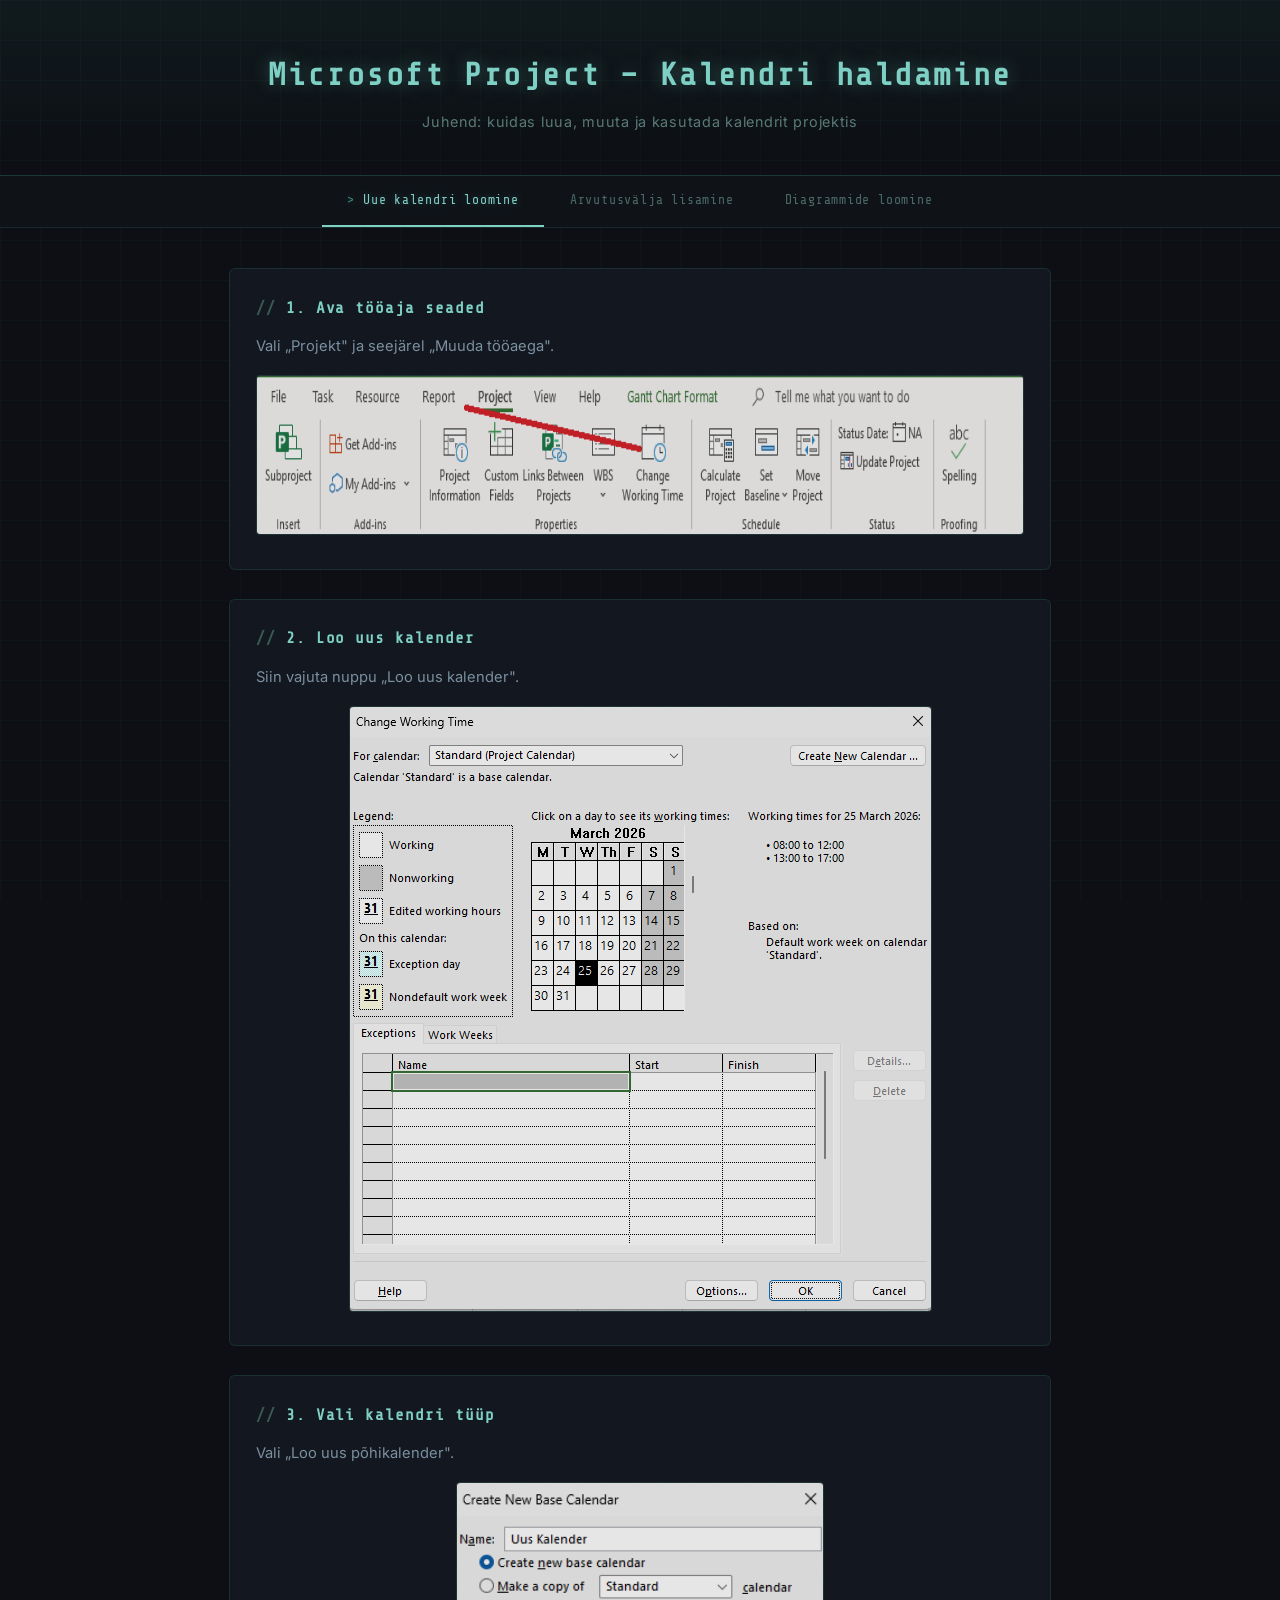
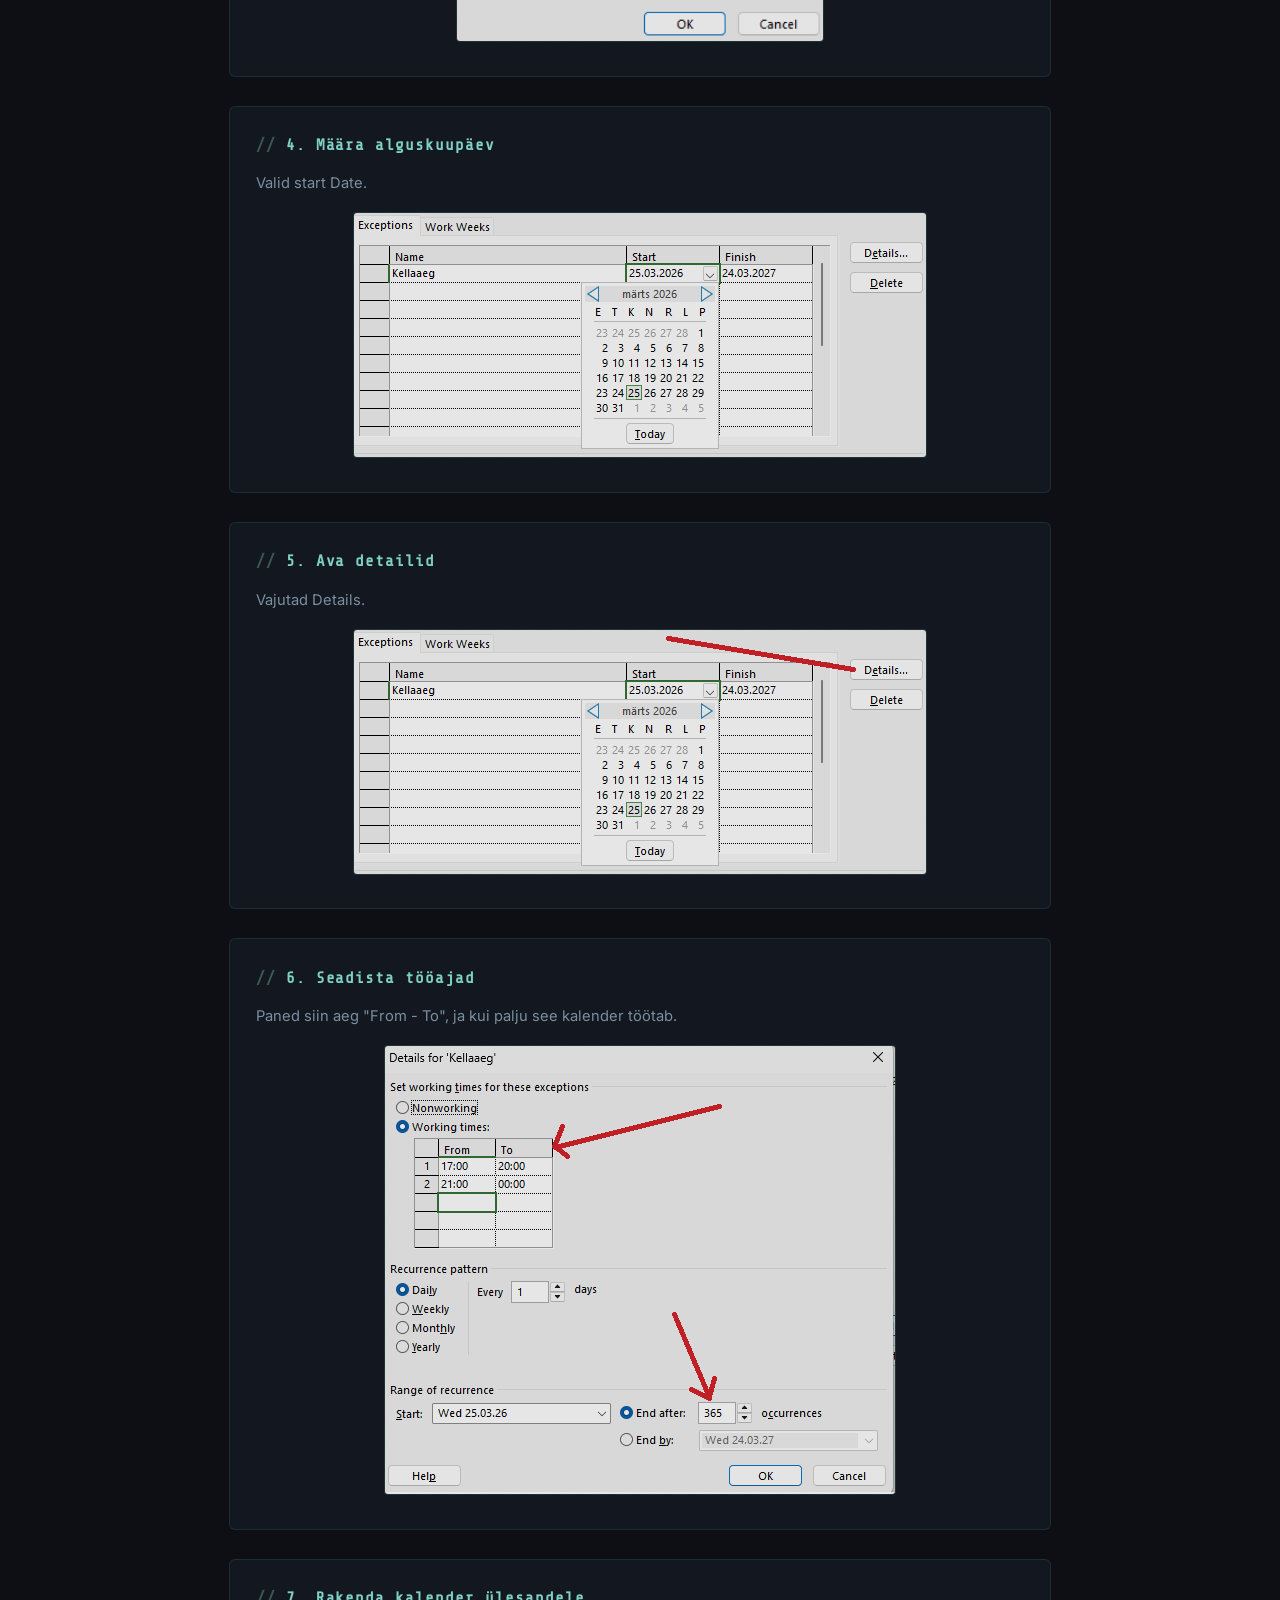
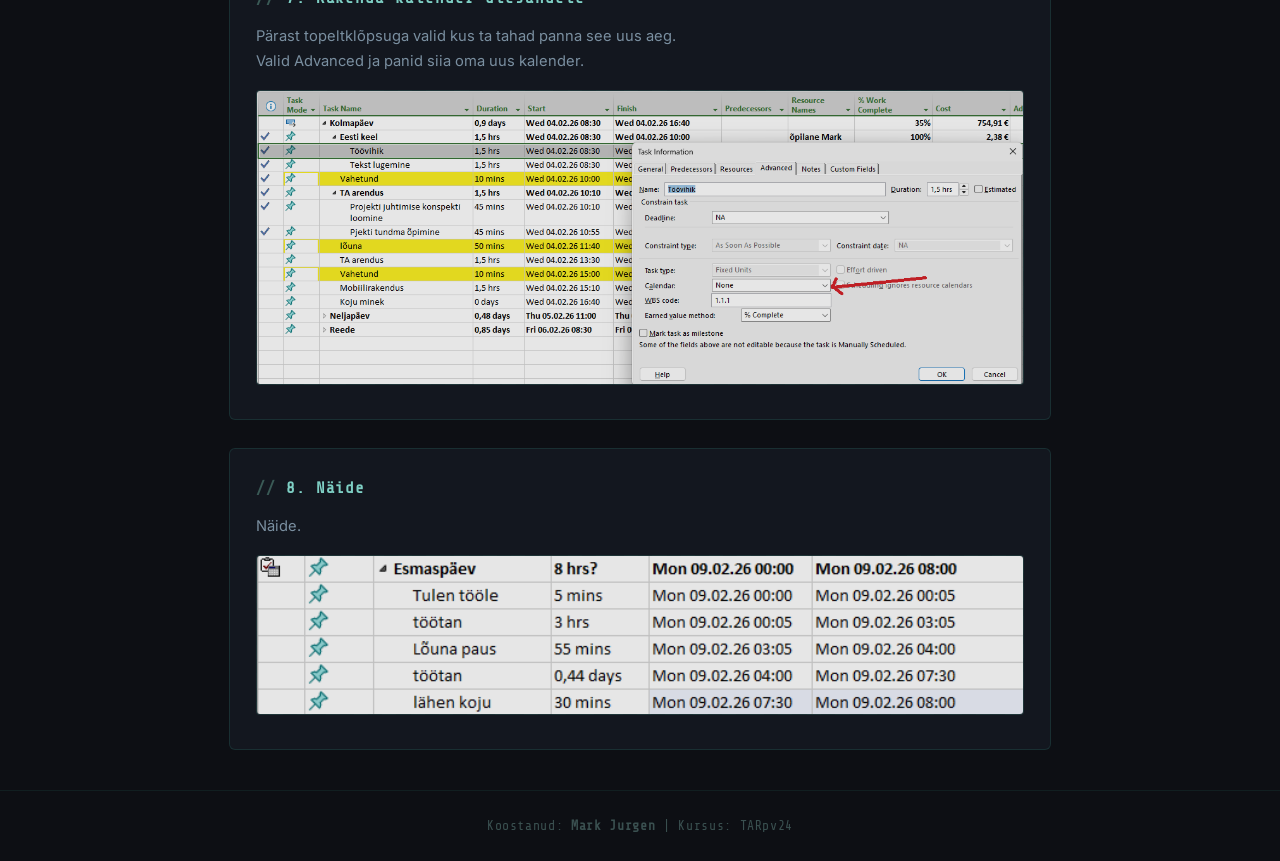
<file: index.html>
<!DOCTYPE html>
<html lang="et">
<head>
  <meta charset="UTF-8" />
  <meta name="viewport" content="width=device-width, initial-scale=1.0" />
  <title>Microsoft Project – Kalendri haldamine</title>
  <link rel="stylesheet" href="style.css" />
</head>
<body>
  <header>
    <h1>Microsoft Project – Kalendri haldamine</h1>
    <p>Juhend: kuidas luua, muuta ja kasutada kalendrit projektis</p>
  </header>

  <nav>
    <ul>
      <li><a href="index.html" class="active">Uue kalendri loomine</a></li>
      <li><a href="valem.html">Arvutusvälja lisamine</a></li>
      <li><a href="diagramm.html">Diagrammide loomine</a></li>
    </ul>
  </nav>

  <main>
    <section>
      <h2>1. Ava tööaja seaded</h2>
      <p>Vali „Projekt" ja seejärel „Muuda tööaega".</p>
      <figure>
        <img src="kalender/1.png" alt="Pilt 1" />
      </figure>
    </section>
    <section>
      <h2>2. Loo uus kalender</h2>
      <p>Siin vajuta nuppu „Loo uus kalender".</p>
      <figure>
        <img src="kalender/2.png" alt="Pilt 2" />
      </figure>
    </section>
    <section>
      <h2>3. Vali kalendri tüüp</h2>
      <p>Vali „Loo uus põhikalender".</p>
      <figure>
        <img src="kalender/3.png" alt="Pilt 3" />
      </figure>
    </section>
    <section>
      <h2>4. Määra alguskuupäev</h2>
      <p>Valid start Date.</p>
      <figure>
        <img src="kalender/4.png" alt="Pilt 4" />
      </figure>
    </section>
    <section>
      <h2>5. Ava detailid</h2>
      <p>Vajutad Details.</p>
      <figure>
        <img src="kalender/5.png" alt="Pilt 5" />
      </figure>
    </section>
    <section>
      <h2>6. Seadista tööajad</h2>
      <p>Paned siin aeg "From - To", ja kui palju see kalender töötab.</p>
      <figure>
        <img src="kalender/6.png" alt="Pilt 6" />
      </figure>
    </section>
    <section>
      <h2>7. Rakenda kalender ülesandele</h2>
      <p>Pärast topeltklõpsuga valid kus ta tahad panna see uus aeg.<br>
        Valid Advanced ja panid siia oma uus kalender.</p>
      <figure>
        <img src="kalender/7.png" alt="Pilt 7" />
      </figure>
    </section>
    <section>
      <h2>8. Näide</h2>
      <p>Näide.</p>
      <figure>
        <img src="kalender/8.png" alt="Pilt 8" />
      </figure>
    </section>
  </main>

  <footer>
    <p>Koostanud: <strong>Mark Jurgen</strong> | Kursus: TARpv24</p>
  </footer>
</body>
</html>
</file>
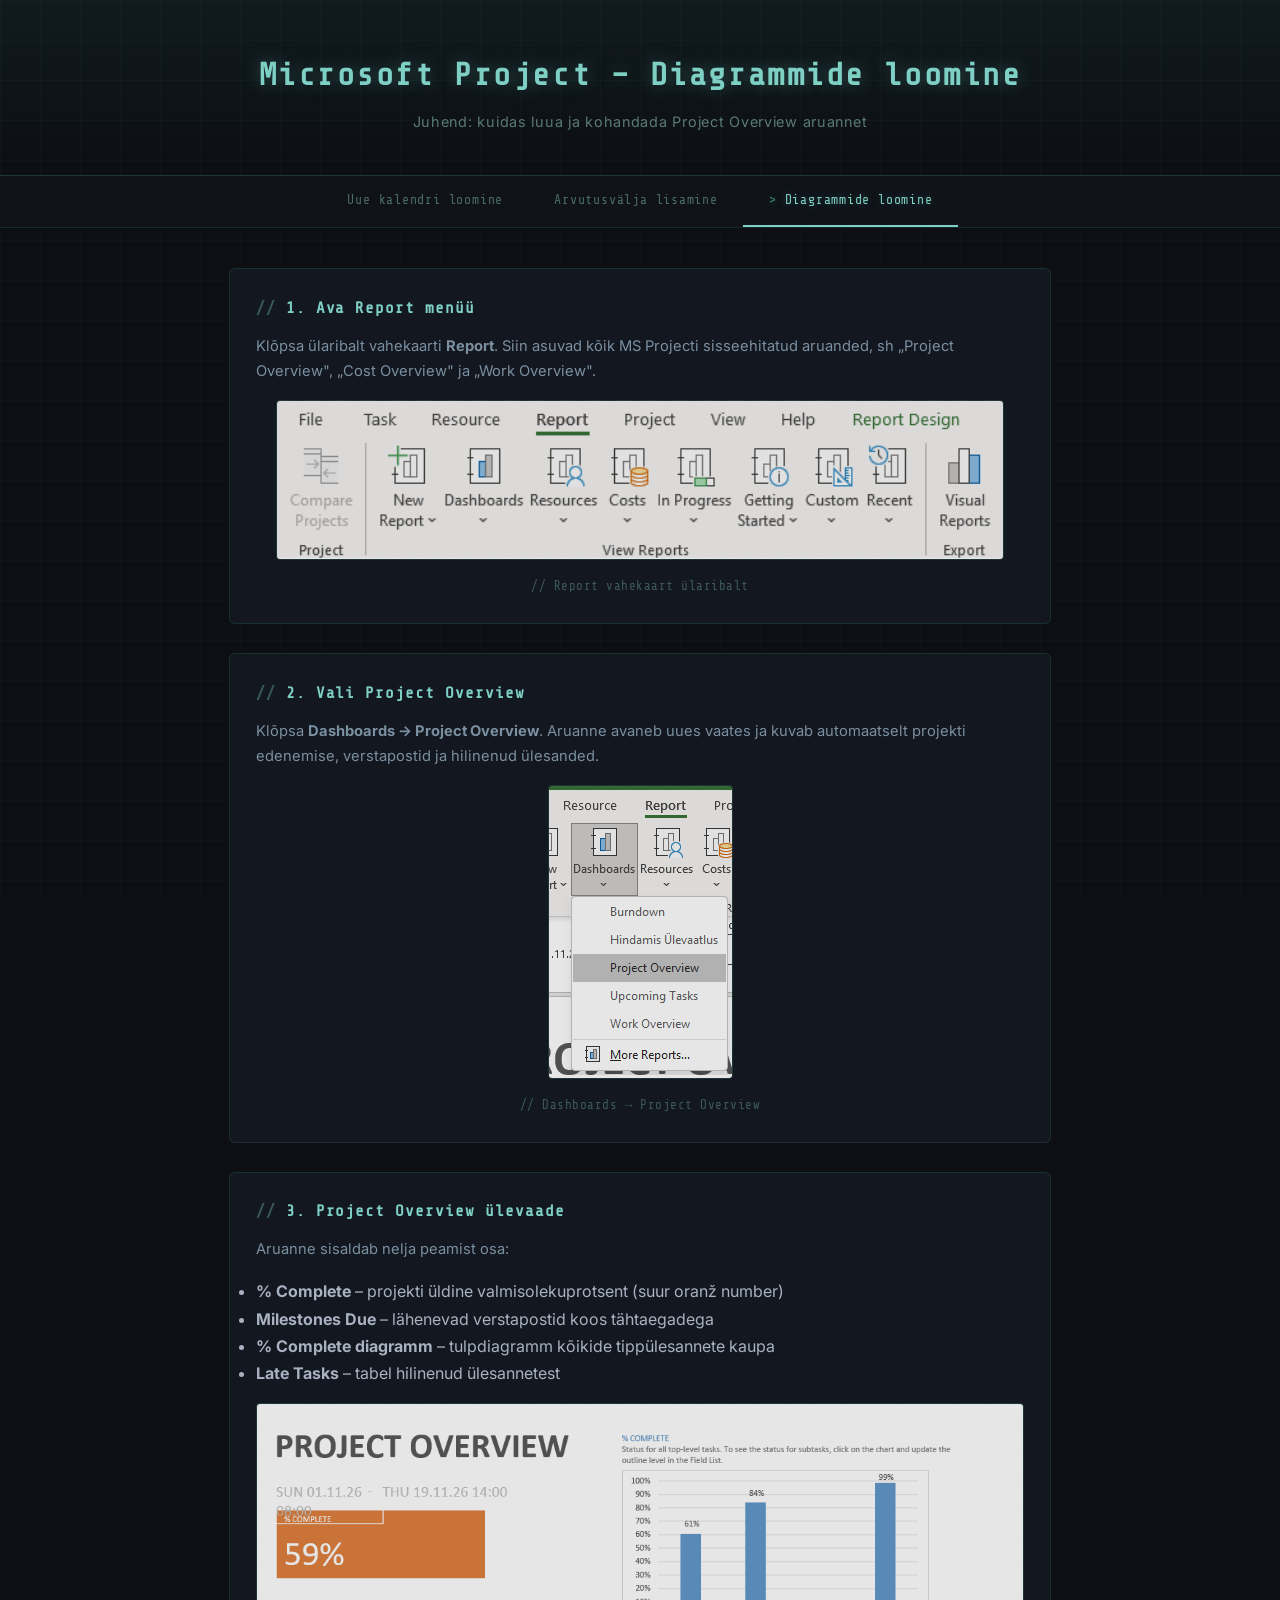
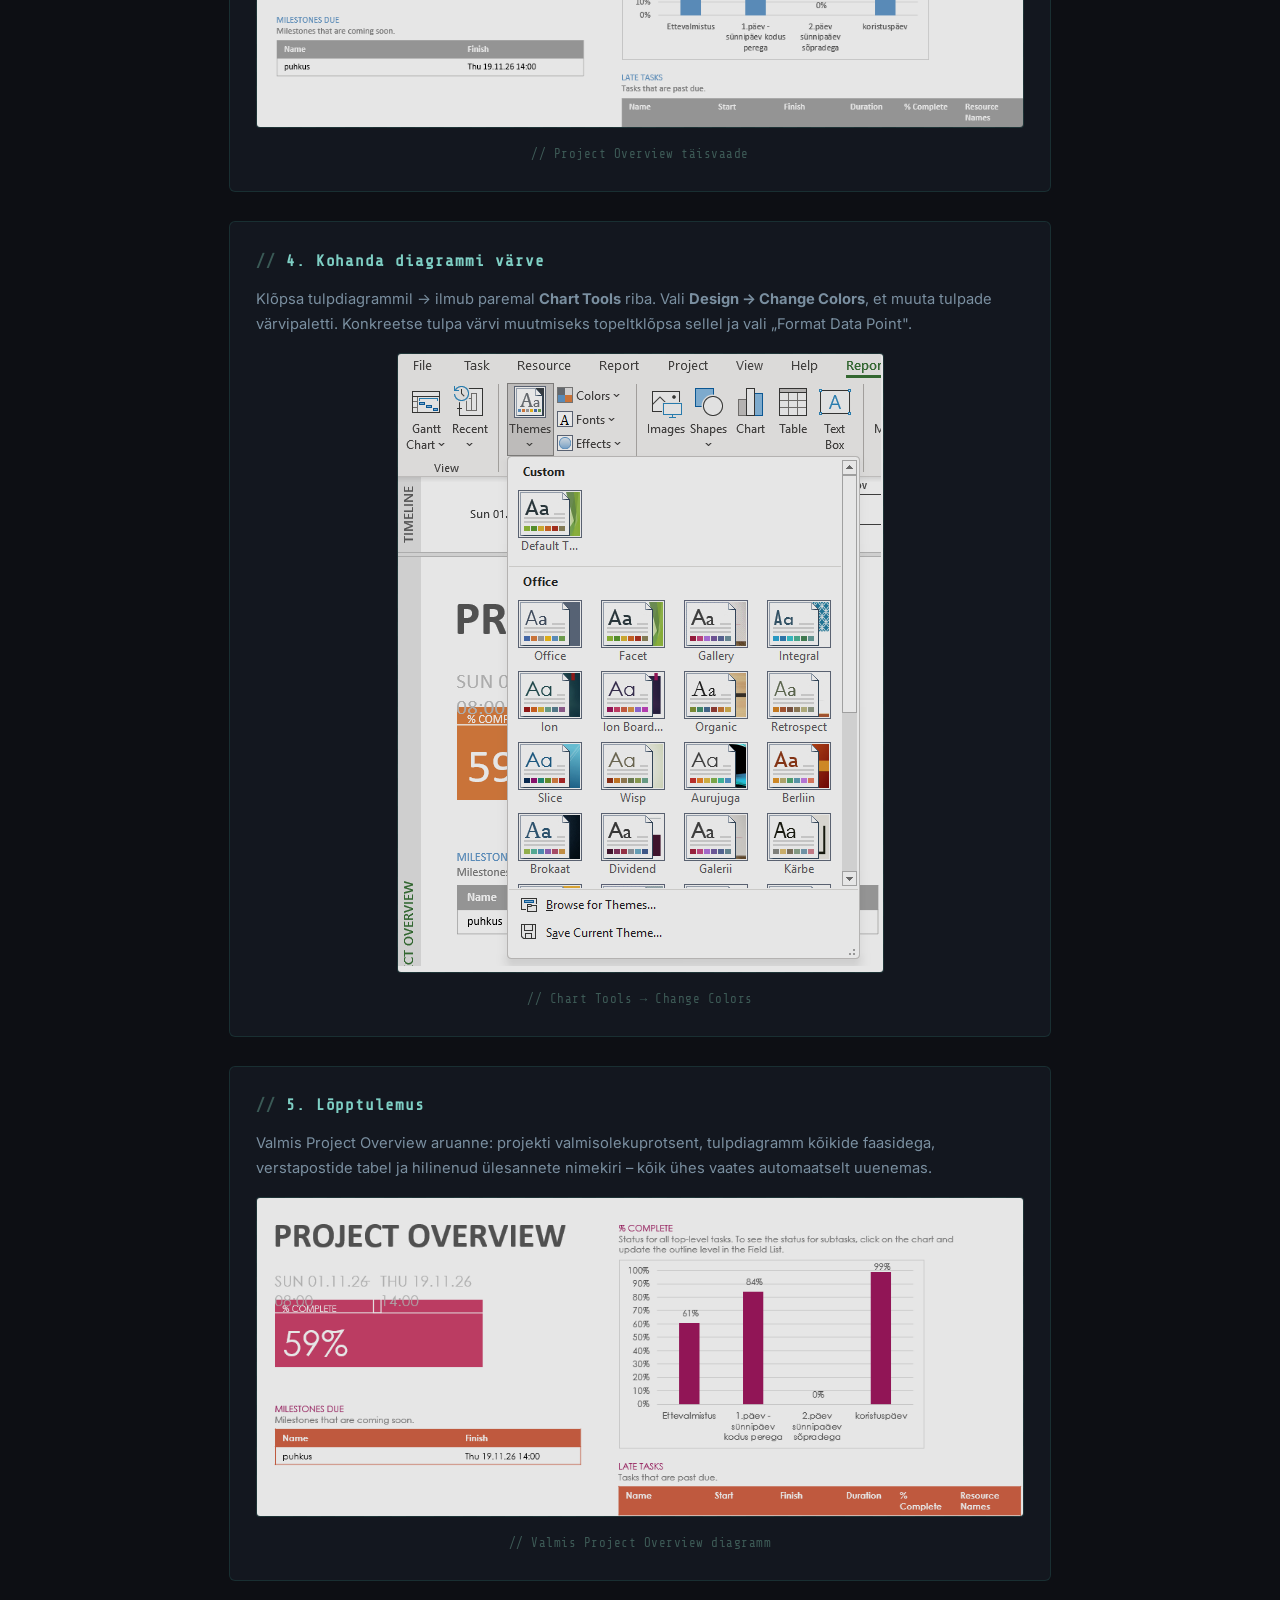
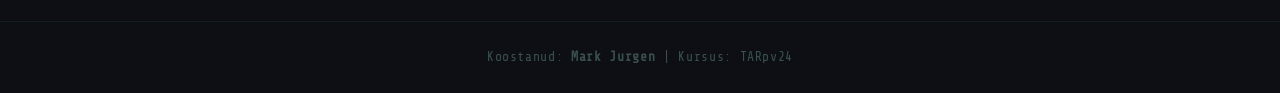
<file: diagramm.html>
<!DOCTYPE html>
<html lang="et">
<head>
  <meta charset="UTF-8" />
  <meta name="viewport" content="width=device-width, initial-scale=1.0" />
  <title>Microsoft Project – Diagrammide loomine</title>
  <link rel="stylesheet" href="style.css" />
</head>
<body>
  <header>
    <h1>Microsoft Project – Diagrammide loomine</h1>
    <p>Juhend: kuidas luua ja kohandada Project Overview aruannet</p>
  </header>

  <nav>
    <ul>
      <li><a href="index.html">Uue kalendri loomine</a></li>
      <li><a href="valem.html">Arvutusvälja lisamine</a></li>
      <li><a href="diagramm.html" class="active">Diagrammide loomine</a></li>
    </ul>
  </nav>

  <main>

    <section>
      <h2>1. Ava Report menüü</h2>
      <p>
        Klõpsa ülaribalt vahekaarti <strong>Report</strong>. Siin asuvad kõik MS Projecti
        sisseehitatud aruanded, sh „Project Overview", „Cost Overview" ja „Work Overview".
      </p>
      <figure>
        <img src="diagram/1.png" alt="Report menüü avamine" />
        <figcaption>// Report vahekaart ülaribalt</figcaption>
      </figure>
    </section>

    <section>
      <h2>2. Vali Project Overview</h2>
      <p>
        Klõpsa <strong>Dashboards → Project Overview</strong>. Aruanne avaneb uues vaates
        ja kuvab automaatselt projekti edenemise, verstapostid ja hilinenud ülesanded.
      </p>
      <figure>
        <img src="diagram/2.png" alt="Project Overview valimine" />
        <figcaption>// Dashboards → Project Overview</figcaption>
      </figure>
    </section>

    <section>
      <h2>3. Project Overview ülevaade</h2>
      <p>
        Aruanne sisaldab nelja peamist osa:
      </p>
      <ul>
        <li><strong>% Complete</strong> – projekti üldine valmisolekuprotsent (suur oranž number)</li>
        <li><strong>Milestones Due</strong> – lähenevad verstapostid koos tähtaegadega</li>
        <li><strong>% Complete diagramm</strong> – tulpdiagramm kõikide tippülesannete kaupa</li>
        <li><strong>Late Tasks</strong> – tabel hilinenud ülesannetest</li>
      </ul>
      <figure>
        <img src="diagram/3.png" alt="Project Overview ülevaade" />
        <figcaption>// Project Overview täisvaade</figcaption>
      </figure>
    </section>

    <section>
      <h2>4. Kohanda diagrammi värve</h2>
      <p>
        Klõpsa tulpdiagrammil → ilmub paremal <strong>Chart Tools</strong> riba.
        Vali <strong>Design → Change Colors</strong>, et muuta tulpade värvipaletti.
        Konkreetse tulpa värvi muutmiseks topeltklõpsa sellel ja vali „Format Data Point".
      </p>
      <figure>
        <img src="diagram/4.png" alt="Diagrammi värvide muutmine" />
        <figcaption>// Chart Tools → Change Colors</figcaption>
      </figure>
    </section>

    <section>
      <h2>5. Lõpptulemus</h2>
      <p>
        Valmis Project Overview aruanne: projekti valmisolekuprotsent, tulpdiagramm
        kõikide faasidega, verstapostide tabel ja hilinenud ülesannete nimekiri –
        kõik ühes vaates automaatselt uuenemas.
      </p>
      <figure>
        <img src="diagram/5.png" alt="Lõpptulemus – Project Overview" />
        <figcaption>// Valmis Project Overview diagramm</figcaption>
      </figure>
    </section>

  </main>

  <footer>
    <p>Koostanud: <strong>Mark Jurgen</strong> | Kursus: TARpv24</p>
  </footer>
</body>
</html>
</file>
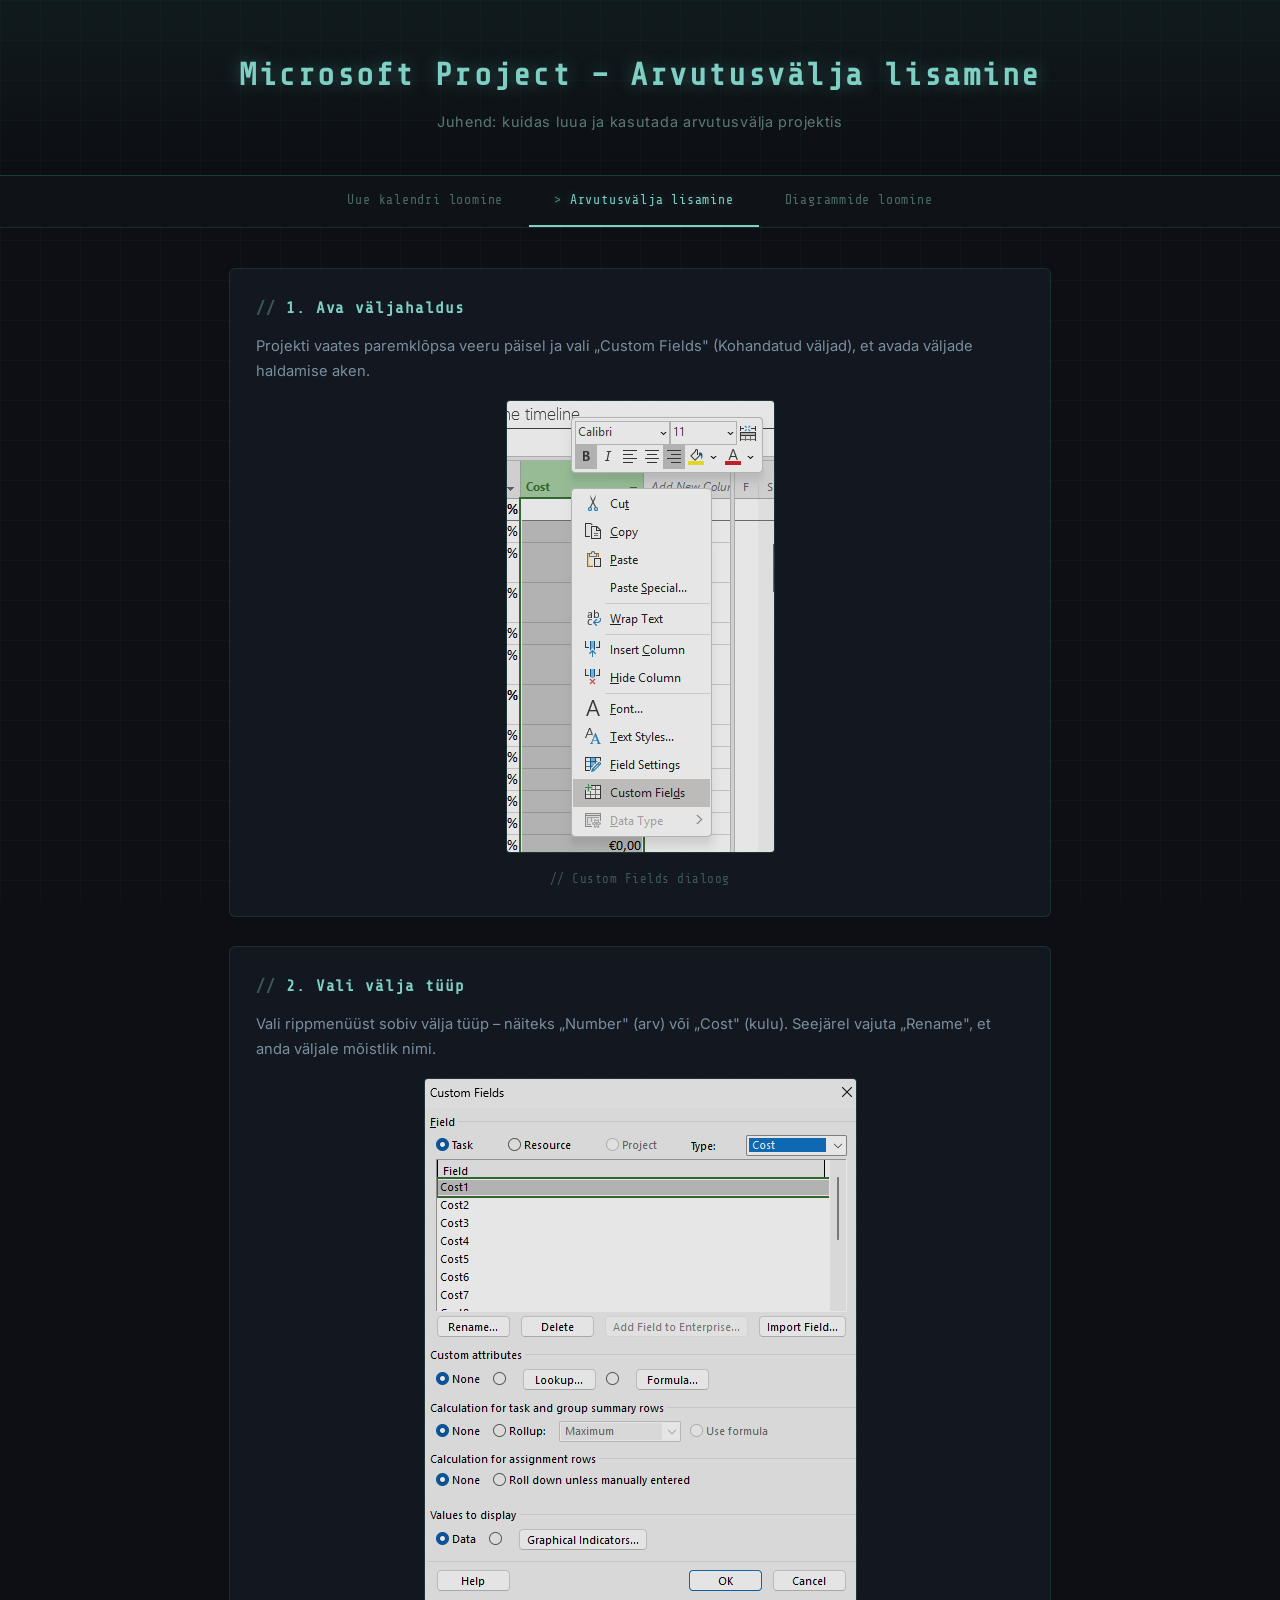
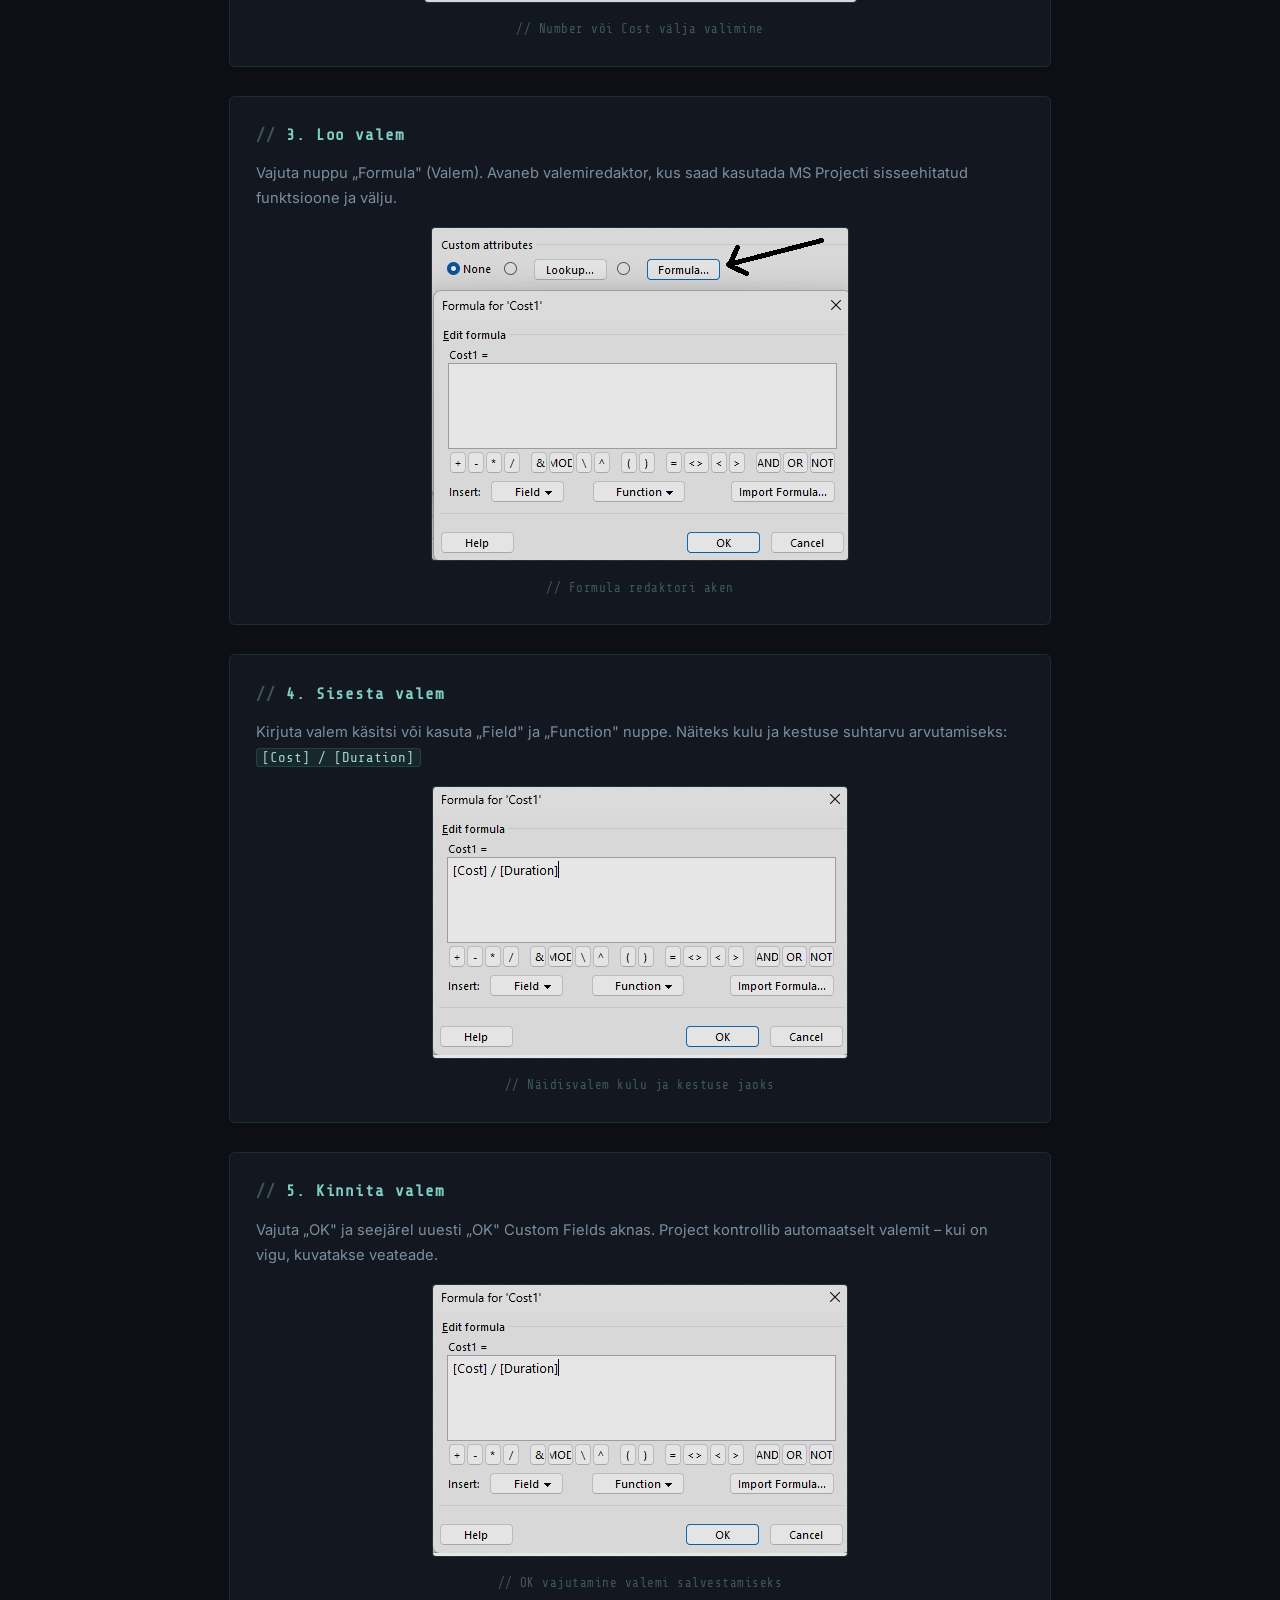
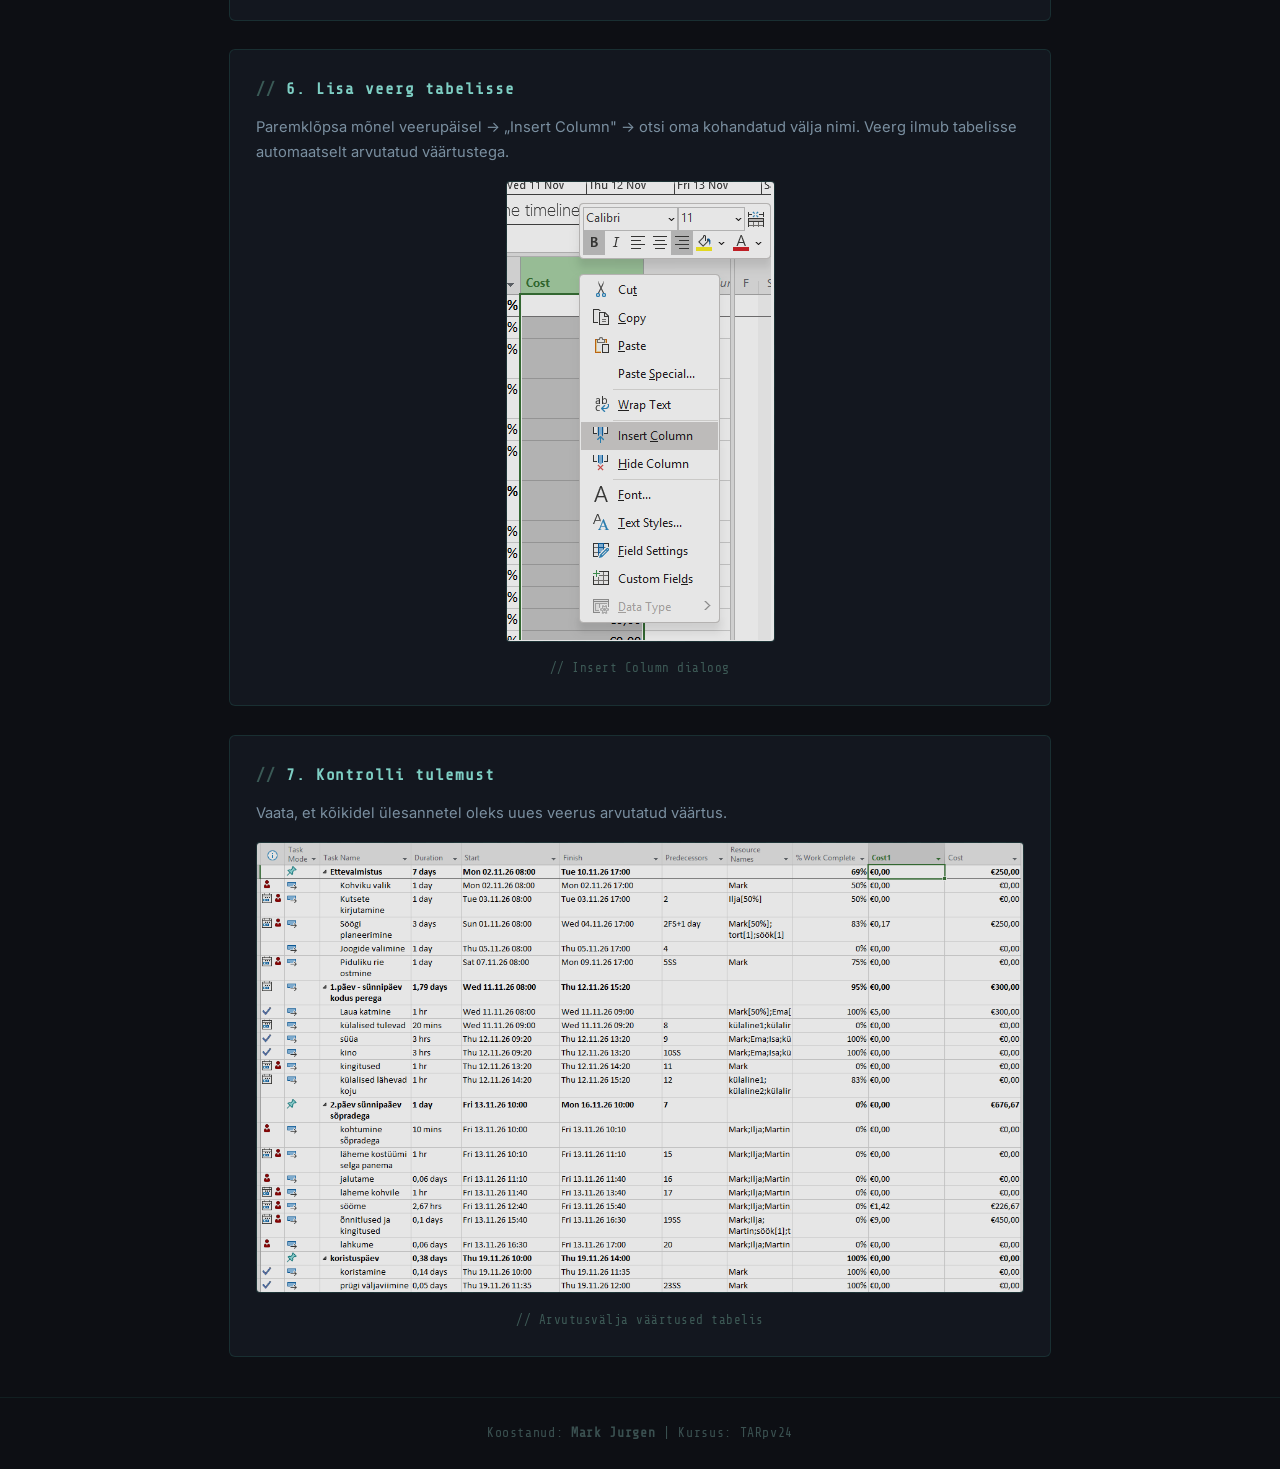
<file: valem.html>
<!DOCTYPE html>
<html lang="et">
<head>
  <meta charset="UTF-8" />
  <meta name="viewport" content="width=device-width, initial-scale=1.0" />
  <title>Microsoft Project – Arvutusvälja lisamine</title>
  <link rel="stylesheet" href="style.css" />
</head>
<body>
  <header>
    <h1>Microsoft Project – Arvutusvälja lisamine</h1>
    <p>Juhend: kuidas luua ja kasutada arvutusvälja projektis</p>
  </header>

  <nav>
    <ul>
      <li><a href="index.html">Uue kalendri loomine</a></li>
      <li><a href="valem.html" class="active">Arvutusvälja lisamine</a></li>
      <li><a href="diagramm.html">Diagrammide loomine</a></li>
    </ul>
  </nav>

  <main>
    <section>
      <h2>1. Ava väljahaldus</h2>
      <p>Projekti vaates paremklõpsa veeru päisel ja vali „Custom Fields" (Kohandatud väljad), et avada väljade haldamise aken.</p>
      <figure>
        <img src="arvutus/1.png" alt="Custom Fields avamine" />
        <figcaption>// Custom Fields dialoog</figcaption>
      </figure>
    </section>

    <section>
      <h2>2. Vali välja tüüp</h2>
      <p>Vali rippmenüüst sobiv välja tüüp – näiteks „Number" (arv) või „Cost" (kulu). Seejärel vajuta „Rename", et anda väljale mõistlik nimi.</p>
      <figure>
        <img src="arvutus/2.png" alt="Välja tüübi valimine" />
        <figcaption>// Number või Cost välja valimine</figcaption>
      </figure>
    </section>

    <section>
      <h2>3. Loo valem</h2>
      <p>Vajuta nuppu „Formula" (Valem). Avaneb valemiredaktor, kus saad kasutada MS Projecti sisseehitatud funktsioone ja välju.</p>
      <figure>
        <img src="arvutus/3.png" alt="Formula redaktor" />
        <figcaption>// Formula redaktori aken</figcaption>
      </figure>
    </section>

    <section>
      <h2>4. Sisesta valem</h2>
      <p>Kirjuta valem käsitsi või kasuta „Field" ja „Function" nuppe. Näiteks kulu ja kestuse suhtarvu arvutamiseks: <code>[Cost] / [Duration]</code></p>
      <figure>
        <img src="arvutus/4.png" alt="Valemi sisestamine" />
        <figcaption>// Näidisvalem kulu ja kestuse jaoks</figcaption>
      </figure>
    </section>

    <section>
      <h2>5. Kinnita valem</h2>
      <p>Vajuta „OK" ja seejärel uuesti „OK" Custom Fields aknas. Project kontrollib automaatselt valemit – kui on vigu, kuvatakse veateade.</p>
      <figure>
        <img src="arvutus/4.png" alt="Valemi kinnitamine" />
        <figcaption>// OK vajutamine valemi salvestamiseks</figcaption>
      </figure>
    </section>

    <section>
      <h2>6. Lisa veerg tabelisse</h2>
      <p>Paremklõpsa mõnel veerupäisel → „Insert Column" → otsi oma kohandatud välja nimi. Veerg ilmub tabelisse automaatselt arvutatud väärtustega.</p>
      <figure>
        <img src="arvutus/5.png" alt="Veeru lisamine tabelisse" />
        <figcaption>// Insert Column dialoog</figcaption>
      </figure>
    </section>

    <section>
      <h2>7. Kontrolli tulemust</h2>
      <p>Vaata, et kõikidel ülesannetel oleks uues veerus arvutatud väärtus.</p>
      <figure>
        <img src="arvutus/7.png" alt="Arvutusvälja tulemus" />
        <figcaption>// Arvutusvälja väärtused tabelis</figcaption>
      </figure>
    </section>

  </main>

  <footer>
    <p>Koostanud: <strong>Mark Jurgen</strong> | Kursus: TARpv24</p>
  </footer>
</body>
</html>
</file>
<file: style.css>
@import url('https://fonts.googleapis.com/css2?family=Share+Tech+Mono&family=Inter:wght@300;400;600&display=swap');

* {
  box-sizing: border-box;
  margin: 0;
  padding: 0;
}

body {
  font-family: 'Inter', sans-serif;
  background: #0d0f14;
  color: #a8b2c0;
  line-height: 1.7;
}

/* subtle animated grid background */
body::before {
  content: '';
  position: fixed;
  inset: 0;
  background-image:
    linear-gradient(rgba(64, 180, 160, 0.04) 1px, transparent 1px),
    linear-gradient(90deg, rgba(64, 180, 160, 0.04) 1px, transparent 1px);
  background-size: 40px 40px;
  pointer-events: none;
  z-index: 0;
}

/* ── HEADER ── */
header {
  position: relative;
  z-index: 1;
  padding: 3rem 1.5rem 2.5rem;
  text-align: center;
  border-bottom: 1px solid rgba(64, 180, 160, 0.2);
  background: linear-gradient(180deg, rgba(64,180,160,0.07) 0%, transparent 100%);
}

header h1 {
  font-family: 'Share Tech Mono', monospace;
  font-size: 2rem;
  color: #7ecfc4;
  letter-spacing: 0.08em;
  text-shadow: 0 0 18px rgba(126, 207, 196, 0.35);
  margin-bottom: 0.5rem;
}

header p {
  font-size: 0.9rem;
  color: #5a7a75;
  letter-spacing: 0.05em;
}

/* ── NAVIGATION ── */
nav {
  position: relative;
  z-index: 1;
  background: #0f1318;
  border-bottom: 1px solid rgba(64, 180, 160, 0.15);
}

nav ul {
  list-style: none;
  display: flex;
  justify-content: center;
  flex-wrap: wrap;
  gap: 0;
  max-width: 860px;
  margin: 0 auto;
  padding: 0;
}

nav ul li a {
  display: block;
  padding: 0.85rem 1.6rem;
  font-family: 'Share Tech Mono', monospace;
  font-size: 0.82rem;
  letter-spacing: 0.06em;
  color: #4a6a66;
  text-decoration: none;
  border-bottom: 2px solid transparent;
  transition: color 0.25s, border-color 0.25s, background 0.25s;
}

nav ul li a:hover {
  color: #7ecfc4;
  background: rgba(64, 180, 160, 0.05);
  border-bottom-color: rgba(64, 180, 160, 0.3);
}

nav ul li a.active {
  color: #7ecfc4;
  border-bottom-color: #7ecfc4;
  text-shadow: 0 0 10px rgba(126, 207, 196, 0.3);
}

nav ul li a.active::before {
  content: '> ';
  color: #3a8a80;
}

/* ── MAIN ── */
main {
  position: relative;
  z-index: 1;
  max-width: 860px;
  margin: 2.5rem auto;
  padding: 0 1.2rem;
  display: flex;
  flex-direction: column;
  gap: 1.8rem;
}

/* ── SECTIONS ── */
section {
  background: #13171f;
  border: 1px solid rgba(64, 180, 160, 0.15);
  border-radius: 6px;
  padding: 1.6rem;
  transition: border-color 0.3s, box-shadow 0.3s;
}

section:hover {
  border-color: rgba(64, 180, 160, 0.4);
  box-shadow: 0 0 20px rgba(64, 180, 160, 0.07);
}

section h2 {
  font-family: 'Share Tech Mono', monospace;
  font-size: 1rem;
  color: #7ecfc4;
  letter-spacing: 0.06em;
  margin-bottom: 0.75rem;
}

section h2::before {
  content: '// ';
  color: #3a5a56;
}

section p {
  font-size: 0.92rem;
  color: #7a8fa0;
  margin-bottom: 1rem;
}

/* inline code */
section p code {
  font-family: 'Share Tech Mono', monospace;
  font-size: 0.88rem;
  color: #a0d8d0;
  background: rgba(64, 180, 160, 0.1);
  padding: 0.1em 0.4em;
  border-radius: 3px;
  border: 1px solid rgba(64, 180, 160, 0.2);
}

/* ── FIGURES ── */
figure {
  margin-top: 1rem;
  text-align: center;
}

figure img {
  max-width: 100%;
  border: 1px solid rgba(64, 180, 160, 0.2);
  border-radius: 4px;
  filter: brightness(0.9) saturate(0.85);
  transition: filter 0.3s, border-color 0.3s;
  /* placeholder dimensions for missing images */
  min-height: 160px;
  background: repeating-linear-gradient(
    45deg,
    rgba(64, 180, 160, 0.03),
    rgba(64, 180, 160, 0.03) 10px,
    transparent 10px,
    transparent 20px
  );
}

figure img:hover {
  filter: brightness(1) saturate(1);
  border-color: rgba(64, 180, 160, 0.5);
}

figcaption {
  margin-top: 0.5rem;
  font-size: 0.78rem;
  color: #3d5a56;
  letter-spacing: 0.04em;
  font-family: 'Share Tech Mono', monospace;
}

/* ── FOOTER ── */
footer {
  position: relative;
  z-index: 1;
  text-align: center;
  padding: 1.5rem;
  font-size: 0.82rem;
  color: #3a5050;
  border-top: 1px solid rgba(64, 180, 160, 0.1);
  margin-top: 1rem;
  font-family: 'Share Tech Mono', monospace;
  letter-spacing: 0.05em;
}

/* ── RESPONSIVE ── */
@media (max-width: 600px) {
  header h1 {
    font-size: 1.35rem;
  }

  nav ul li a {
    padding: 0.7rem 1rem;
    font-size: 0.75rem;
  }
}
</file>
